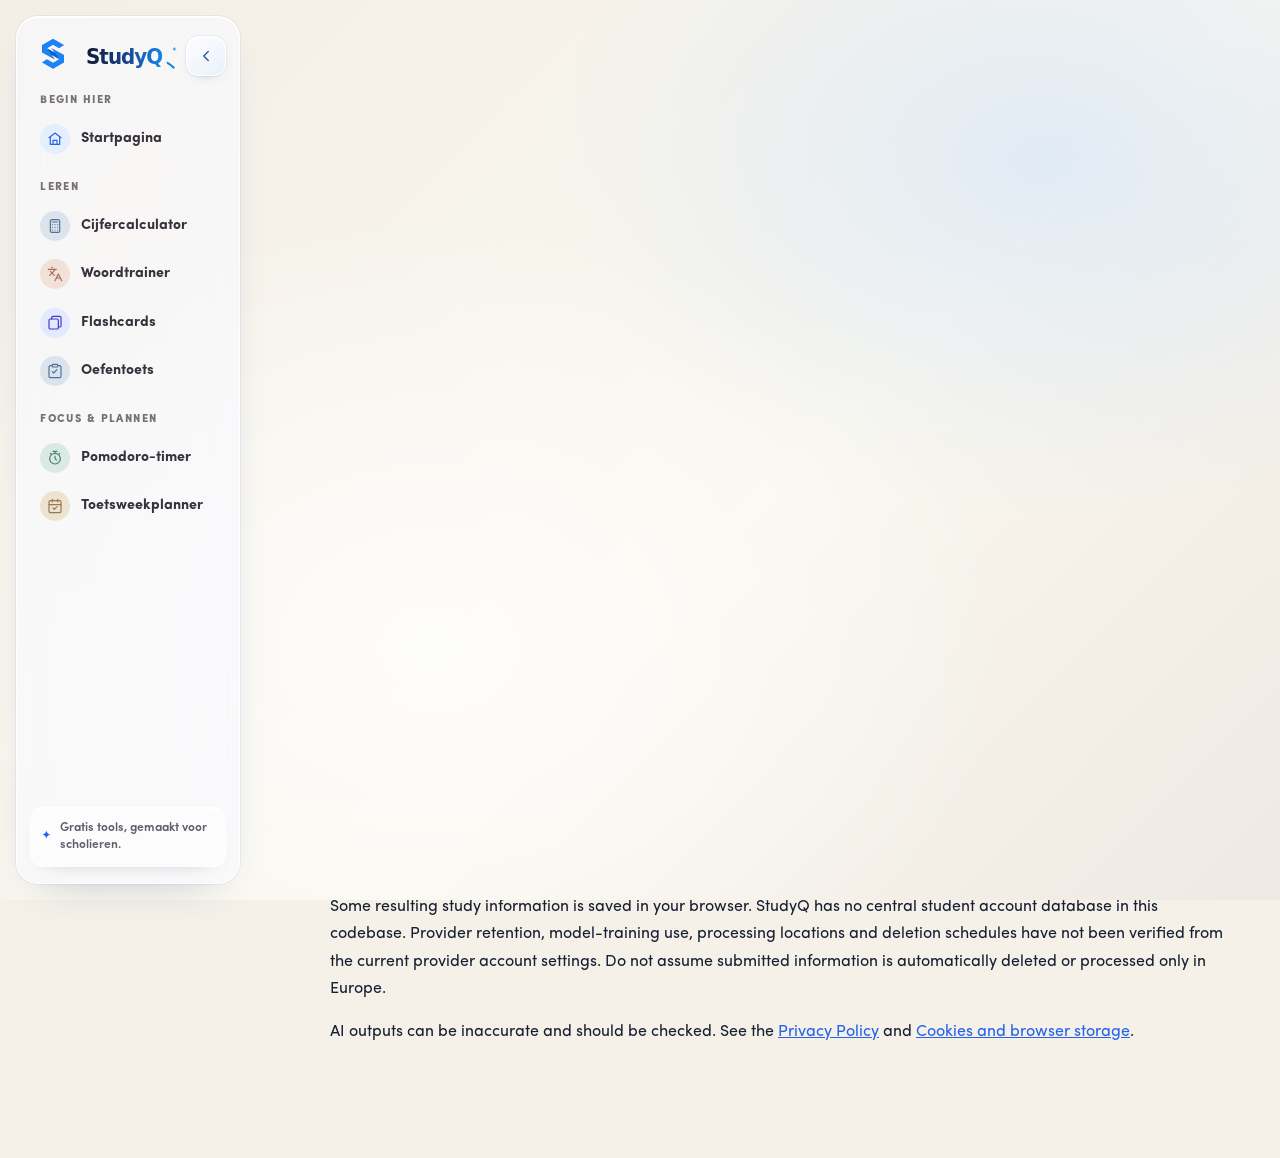
<file: ai/index.html>
<!doctype html><html lang="en"><head><meta charset="utf-8"><meta name="viewport" content="width=device-width,initial-scale=1"><title>AI transparency | StudyQ</title><link rel="stylesheet" href="../theme.css"><link rel="stylesheet" href="../site-navigation.css?v=14"><link rel="stylesheet" href="../site-ui-consistency.css?v=11"><style>main{max-width:900px;margin:2rem auto;padding:1rem 1.25rem 4rem;font-family:'Sofia Pro',system-ui,sans-serif;line-height:1.7;color:#172033}h1,h2{transition:color .2s ease}h2:hover{color:#2563eb}a{color:#2563eb}</style><script src="../js/site-navigation-state.js?v=8"></script><script src="../js/site-navigation.js?v=8" defer></script></head><body><main><p><a href="../">← StudyQ</a></p><h1>AI transparency</h1><p>StudyQ AI features are optional. Do not submit passwords, confidential school records, or sensitive information about yourself or others.</p><h2>Study planner</h2><p>The browser sends your prompt and selected study context through StudyQ's Vercel API proxy to Groq. The configured chat model is <code>openai/gpt-oss-120b</code>.</p><h2>Practice Test</h2><p>PDF text extraction and scanned-page OCR run in your browser. When you ask to generate a test, extracted text and test settings are sent to StudyQ's dedicated Vercel Practice Test endpoint, which calls Groq using <code>openai/gpt-oss-120b</code>. The PDF file and page images are not sent in that generation request.</p><h2>Voice dictation</h2><p>When you activate dictation, the browser records audio and sends the recording through StudyQ's proxy to Groq for transcription with <code>whisper-large-v3</code>. The code limits recordings to 120 seconds.</p><h2>Answer grading</h2><p>Open-answer questions, marking criteria and your answers are sent through StudyQ's proxy to OpenRouter. The proxy restricts the model to <code>liquid/lfm-3-1.7b:free</code>.</p><h2>Storage and provider practices</h2><p>Some resulting study information is saved in your browser. StudyQ has no central student account database in this codebase. Provider retention, model-training use, processing locations and deletion schedules have not been verified from the current provider account settings. Do not assume submitted information is automatically deleted or processed only in Europe.</p><p>AI outputs can be inaccurate and should be checked. See the <a href="../privacy/">Privacy Policy</a> and <a href="../cookies/">Cookies and browser storage</a>.</p></main></body></html>
</file>
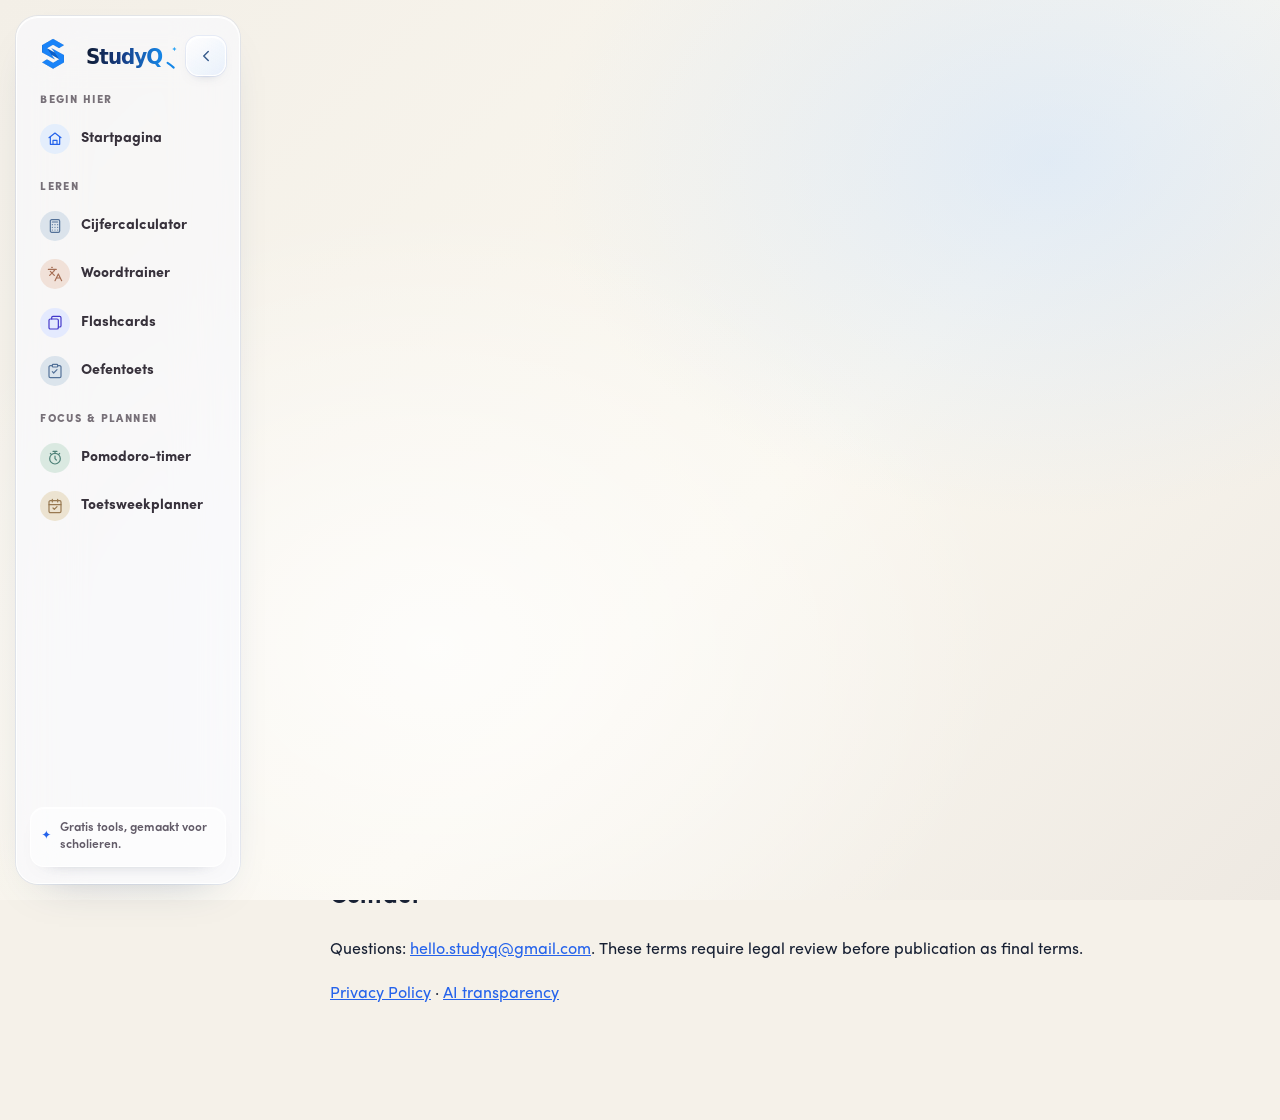
<file: terms/index.html>
<!doctype html><html lang="en"><head><meta charset="utf-8"><meta name="viewport" content="width=device-width,initial-scale=1"><title>Terms of Use | StudyQ</title><link rel="stylesheet" href="../theme.css"><link rel="stylesheet" href="../site-navigation.css?v=14"><link rel="stylesheet" href="../site-ui-consistency.css?v=11"><style>main{max-width:900px;margin:2rem auto;padding:1rem 1.25rem 4rem;font-family:'Sofia Pro',system-ui,sans-serif;line-height:1.7;color:#172033}h1,h2{transition:color .2s ease}h2:hover{color:#2563eb}a{color:#2563eb}</style><script src="../js/site-navigation-state.js?v=8"></script><script src="../js/site-navigation.js?v=8" defer></script></head><body><main><p><a href="../">← StudyQ</a></p><h1>Terms of Use</h1><p><strong>Draft for owner and legal review · Last reviewed:</strong> 15 November 2026</p><p>These draft terms describe basic use of StudyQ. The operator identity and enforceable terms should be confirmed before treating this page as a final agreement.</p><h2>Using StudyQ</h2><p>Use the tools lawfully and do not interfere with the service, attempt to access systems without authorization, or submit content you have no right to use. You are responsible for reviewing the information you enter and the outputs you rely on.</p><h2>AI outputs</h2><p>AI-generated plans, questions, transcriptions and grading may be incomplete or inaccurate. Review outputs against your course materials and teacher guidance. They are study aids, not professional advice or a replacement for your own judgment.</p><h2>Availability and third parties</h2><p>StudyQ is provided without a promise of uninterrupted availability. Some features depend on third-party services subject to their own terms and privacy practices. StudyQ may change or discontinue features.</p><h2>Content and responsibility</h2><p>You retain responsibility for content you submit and should avoid uploading or entering material you are not permitted to share. These draft terms do not limit rights or remedies that cannot lawfully be limited under applicable law.</p><h2>Contact</h2><p>Questions: <a href="mailto:hello.studyq@gmail.com">hello.studyq@gmail.com</a>. These terms require legal review before publication as final terms.</p><p><a href="../privacy/">Privacy Policy</a> · <a href="../ai/">AI transparency</a></p></main></body></html>
</file>
<file: theme.css>
/* ============================================================
   StudyQ — Unified theme
   Aggressive override layer. Loaded last on every tool page
   to force the homepage design language across the whole site.
   ============================================================ */

/* Local Sofia Pro font files */
@font-face {
  font-family: 'Sofia Pro';
  src: url('assets/fonts/sofia-pro/Sofia%20Pro%20Regular%20Az.otf') format('opentype');
  font-style: normal;
  font-weight: 400;
  font-display: swap;
}
@font-face {
  font-family: 'Sofia Pro';
  src: url('assets/fonts/sofia-pro/Sofia%20Pro%20Medium%20Az.otf') format('opentype');
  font-style: normal;
  font-weight: 500;
  font-display: swap;
}
@font-face {
  font-family: 'Sofia Pro';
  src: url('assets/fonts/sofia-pro/Sofia%20Pro%20Semi%20Bold%20Az.otf') format('opentype');
  font-style: normal;
  font-weight: 600;
  font-display: swap;
}
@font-face {
  font-family: 'Sofia Pro';
  src: url('assets/fonts/sofia-pro/Sofia%20Pro%20Bold%20Az.otf') format('opentype');
  font-style: normal;
  font-weight: 700;
  font-display: swap;
}
@font-face {
  font-family: 'Sofia Pro';
  src: url('assets/fonts/sofia-pro/Sofia%20Pro%20Black%20Az.otf') format('opentype');
  font-style: normal;
  font-weight: 900;
  font-display: swap;
}

/* ---------- 1. Kill all infinite animations globally ---------- */
@keyframes _StudyQ_disabled_ {
  from { opacity: 1; }
  to   { opacity: 1; }
}

/* Anything using `animation` gets flattened */
[style*="animation"] { animation: none !important; }
[class*="glow"]     { animation: none !important; text-shadow: none !important; box-shadow: inherit !important; }
[class*="Pulse"]    { animation: none !important; }
[class*="Breath"]   { animation: none !important; }
[class*="Float"]    { animation: none !important; }
[class*="Rise"]     { animation: none !important; }
[class*="Pop"]      { animation: none !important; }

/* ---------- 2. Base ---------- */
html, body {
  font-family: 'Sofia Pro', system-ui, -apple-system, 'Segoe UI', Roboto, sans-serif !important;
  background: #F5F8FE !important;
  background-image: none !important;
  color: #0F172A !important;
  -webkit-font-smoothing: antialiased;
  animation: none !important;
}

body::before { display: none !important; content: none !important; }

body.mode-focus, body.mode-break {
  background: #F5F8FE !important;
  background-image: none !important;
}

/* ---------- 3. Page container (all pages) ---------- */
.page,
.wrapper > .page,
body > .wrapper > .page {
  background: #FFFFFF !important;
  border: 1px solid #E2E8F0 !important;
  border-radius: 36px !important;
  box-shadow: 0 25px 50px -12px rgba(15, 23, 42, 0.12) !important;
  animation: none !important;
  padding: 3rem 3rem 2.5rem !important;
  margin-bottom: 2rem !important;
}

.page::before { display: none !important; content: none !important; }

.wrapper { max-width: 1240px !important; }

/* ---------- 4. Header (all pages) ---------- */
.top-bar {
  display: flex !important;
  align-items: center !important;
  justify-content: space-between !important;
  gap: 2rem !important;
  padding: 0 0 1.5rem !important;
  margin-bottom: 2.5rem !important;
  border-bottom: 1px solid #F1F5F9 !important;
  box-shadow: none !important;
  animation: none !important;
  flex-wrap: wrap !important;
}

.brand {
  display: inline-flex !important;
  align-items: center !important;
  gap: 0.75rem !important;
  font-weight: 800 !important;
  font-size: 1.35rem !important;
  letter-spacing: -0.03em !important;
  color: #0F172A !important;
  text-decoration: none !important;
  animation: none !important;
  text-shadow: none !important;
  transform: none !important;
}
.brand:hover { transform: none !important; }
.brand span { color: #2563EB !important; }

.brand-icon {
  width: 42px !important;
  height: 42px !important;
  background: #2563EB !important;
  color: #fff !important;
  border-radius: 12px !important;
  border: none !important;
  box-shadow: 0 4px 12px -2px rgba(37, 99, 235, 0.4) !important;
  display: inline-flex !important;
  align-items: center !important;
  justify-content: center !important;
  animation: none !important;
  transform: none !important;
}
.brand:hover .brand-icon { transform: none !important; }
.brand-icon svg { width: 22px !important; height: 22px !important; stroke-width: 2.2 !important; }

.header-actions {
  display: flex !important;
  align-items: center !important;
  gap: 0.75rem !important;
  flex-wrap: wrap !important;
  justify-content: flex-end !important;
}

/* ---------- 5. Back link ---------- */
.back-link {
  display: inline-flex !important;
  align-items: center !important;
  gap: 0.5rem !important;
  font-size: 0.9rem !important;
  font-weight: 600 !important;
  color: #334155 !important;
  text-decoration: none !important;
  padding: 0.55rem 1rem 0.55rem 0.85rem !important;
  border-radius: 999px !important;
  background: #FFFFFF !important;
  border: 1px solid #E2E8F0 !important;
  box-shadow: 0 1px 2px rgba(15, 23, 42, 0.04), 0 1px 3px rgba(15, 23, 42, 0.06) !important;
  transition: all 0.15s ease !important;
  animation: none !important;
}
.back-link:hover {
  background: #EFF6FF !important;
  border-color: #BFDBFE !important;
  color: #1D4ED8 !important;
  transform: translateY(-1px) !important;
  box-shadow: 0 4px 6px -1px rgba(15, 23, 42, 0.06) !important;
}
.back-link svg { width: 16px !important; height: 16px !important; stroke-width: 2.4 !important; }

/* ---------- 6. Language switcher ---------- */
.language-switcher {
  position: relative !important;
  display: inline-flex !important;
  align-items: center !important;
  gap: 0.5rem !important;
  background: #FFFFFF !important;
  border: 1px solid #E2E8F0 !important;
  border-radius: 999px !important;
  padding: 0.55rem 0.95rem 0.55rem 1.05rem !important;
  color: #334155 !important;
  cursor: pointer !important;
  font-weight: 600 !important;
  font-size: 0.9rem !important;
  box-shadow: 0 1px 2px rgba(15, 23, 42, 0.04) !important;
  animation: none !important;
  transition: all 0.15s ease !important;
  height: auto !important;
}
.language-switcher span {
  color: #334155 !important;
  font-size: 0.9rem !important;
  font-weight: 600 !important;
}
.language-switcher svg {
  width: 16px !important;
  height: 16px !important;
  stroke: currentColor !important;
  stroke-width: 2.2 !important;
  fill: none !important;
  color: #334155 !important;
}
.language-switcher .language-chevron,
.language-switcher .chevron { width: 14px !important; height: 14px !important; margin-left: -0.15rem !important; }
.language-switcher:hover,
.language-switcher:focus-within {
  border-color: #BFDBFE !important;
  background: #EFF6FF !important;
  color: #1D4ED8 !important;
  transform: none !important;
  box-shadow: 0 4px 6px -1px rgba(15, 23, 42, 0.06) !important;
}
.language-switcher:hover span,
.language-switcher:hover svg { color: #1D4ED8 !important; }

/* ---------- 7. Hero / page title ---------- */
body:has(> .page) .hero {
  margin-bottom: 2.5rem !important;
  text-align: center !important;
  animation: none !important;
}
.hero h1,
h1 {
  font-size: clamp(2rem, 4.5vw, 3rem) !important;
  font-weight: 900 !important;
  line-height: 1.1 !important;
  letter-spacing: -0.04em !important;
  color: #0F172A !important;
  text-shadow: none !important;
  animation: none !important;
  opacity: 1 !important;
  margin-bottom: 0.85rem !important;
  transition: none !important;
}
h1:hover { transform: none !important; }
h1 .highlight {
  color: #2563EB !important;
  background: none !important;
}
h1 .line2,
h1 .not-harder { color: #0F172A !important; }

.hero-desc,
p.hero-desc,
.hero-subtitle {
  font-size: 1.05rem !important;
  color: #64748B !important;
  font-weight: 400 !important;
  line-height: 1.65 !important;
  text-shadow: none !important;
  animation: none !important;
  max-width: 640px !important;
  margin: 0 auto !important;
  border-left: none !important;
  padding-left: 0 !important;
  box-shadow: none !important;
}

/* Homepage hero keeps its original large, left-aligned layout. */
body:has(.hero-inner) .hero { text-align: left !important; margin-bottom: 0 !important; }
body:has(.hero-inner) .hero h1 {
  font-size: clamp(3rem, 5.5vw, 4.6rem) !important;
  line-height: 1.08 !important;
}
body:has(.hero-inner) .hero-subtitle {
  font-size: clamp(1.1rem, 1.5vw, 1.35rem) !important;
  max-width: 680px !important;
  margin: 0 !important;
}
body:has(.hero-inner) .hero-cta { font-size: 1.1rem !important; }
@media (max-width: 720px) {
  body:has(.hero-inner) .hero h1 { font-size: clamp(2.5rem, 9vw, 3.2rem) !important; }
}

/* ---------- 8. Badge ---------- */
.badge {
  display: inline-flex !important;
  align-items: center !important;
  gap: 0.45rem !important;
  background: #EFF6FF !important;
  color: #1D4ED8 !important;
  font-weight: 600 !important;
  font-size: 0.8rem !important;
  padding: 0.4rem 0.95rem !important;
  border-radius: 999px !important;
  margin-bottom: 1.25rem !important;
  letter-spacing: 0 !important;
  border: 1px solid #DBEAFE !important;
  box-shadow: none !important;
  animation: none !important;
  transform: none !important;
}
.badge:hover { transform: none !important; }
.badge svg { width: 14px !important; height: 14px !important; stroke-width: 2.4 !important; }

/* ---------- 9. Buttons (universal) ---------- */
.btn,
button.btn,
a.btn,
.btn-primary,
.btn-secondary,
.btn-add,
.btn-clear,
.btn-calculate,
.btn-continue,
.btn-practice-mode,
.btn-vision,
.btn-plan-start,
.btn-fill-marker,
.btn-edit,
.btn-danger-ghost,
.btn-danger-reset,
.btn-skip,
.btn-long-break,
.preset-btn,
.tab-btn,
.modal-tab,
.ai-tab,
.session-preset,
.confidence-btn,
.prompt-viewer-tab,
.prompt-viewer-toggle,
.prompt-viewer-copy,
.advanced-toggle,
.study-segmented button,
.segmented button,
.quick-add-diff button,
.quick-add-btn,
.ocr-add-row,
.ocr-remove-row,
.remove-btn {
  font-family: inherit !important;
  font-weight: 700 !important;
  letter-spacing: -0.01em !important;
  transition: all 0.15s ease !important;
  animation: none !important;
  text-shadow: none !important;
}

.btn-primary,
.btn-calculate,
.btn-plan-start,
.btn-practice-mode,
.btn-vision,
.btn-add {
  background: #2563EB !important;
  color: #FFFFFF !important;
  border: 1px solid #2563EB !important;
  border-radius: 999px !important;
  box-shadow: 0 4px 12px -2px rgba(37, 99, 235, 0.4) !important;
  padding: 0.8rem 1.5rem !important;
  font-size: 0.95rem !important;
}
.btn-primary:hover,
.btn-calculate:hover,
.btn-plan-start:hover,
.btn-practice-mode:hover,
.btn-vision:hover,
.btn-add:hover {
  background: #1D4ED8 !important;
  border-color: #1D4ED8 !important;
  transform: translateY(-1px) !important;
  box-shadow: 0 8px 20px -4px rgba(37, 99, 235, 0.5) !important;
}
.btn-primary svg,
.btn-calculate svg,
.btn-plan-start svg,
.btn-practice-mode svg,
.btn-vision svg,
.btn-add svg { stroke: currentColor !important; }

.btn-secondary,
.btn-clear,
.btn-skip,
.btn-edit,
.btn-danger-ghost {
  background: #FFFFFF !important;
  color: #334155 !important;
  border: 1px solid #E2E8F0 !important;
  border-radius: 999px !important;
  box-shadow: 0 1px 2px rgba(15, 23, 42, 0.04) !important;
  padding: 0.8rem 1.5rem !important;
  font-size: 0.95rem !important;
}
.btn-secondary:hover,
.btn-clear:hover,
.btn-edit:hover,
.btn-danger-ghost:hover {
  background: #EFF6FF !important;
  color: #1D4ED8 !important;
  border-color: #BFDBFE !important;
  transform: translateY(-1px) !important;
  box-shadow: 0 4px 6px -1px rgba(15, 23, 42, 0.06) !important;
}
.btn-skip {
  background: #FFFBEB !important;
  color: #B45309 !important;
  border-color: #FDE68A !important;
}
.btn-skip:hover { background: #FEF3C7 !important; color: #92400E !important; border-color: #FCD34D !important; }

.btn-danger-reset,
.btn-clear.btn-danger-reset {
  background: #FFF1F2 !important;
  color: #BE123C !important;
  border-color: #FECDD3 !important;
}
.btn-danger-reset:hover {
  background: #FFE4E6 !important;
  border-color: #FDA4AF !important;
  color: #9F1239 !important;
}

.btn-ghost,
.btn-danger-ghost {
  background: transparent !important;
  color: #64748B !important;
  border: 1px solid #E2E8F0 !important;
  border-radius: 999px !important;
  padding: 0.5rem 1rem !important;
  font-size: 0.82rem !important;
  box-shadow: none !important;
}
.btn-ghost:hover,
.btn-danger-ghost:hover {
  background: #F8FAFC !important;
  color: #334155 !important;
  border-color: #CBD5E1 !important;
  transform: none !important;
}

.btn-long-break {
  background: #FFFFFF !important;
  color: #334155 !important;
  border: 1px solid #E2E8F0 !important;
  border-radius: 999px !important;
  padding: 0.95rem 1.5rem !important;
  box-shadow: 0 1px 2px rgba(15, 23, 42, 0.04) !important;
}
.btn-long-break:hover {
  background: #EFF6FF !important;
  color: #1D4ED8 !important;
  border-color: #BFDBFE !important;
  transform: translateY(-1px) !important;
}

.btn-fill-marker {
  background: #FFFBEB !important;
  color: #B45309 !important;
  border: 1px solid #FDE68A !important;
  border-radius: 999px !important;
  padding: 0.45rem 0.9rem !important;
  font-size: 0.8rem !important;
  box-shadow: none !important;
}
.btn-fill-marker:hover {
  background: #FEF3C7 !important;
  border-color: #FCD34D !important;
  transform: translateY(-1px) !important;
}

.remove-btn,
.ocr-remove-row {
  width: 36px !important;
  height: 36px !important;
  border-radius: 10px !important;
  background: #FFF1F2 !important;
  border: 1px solid #FECDD3 !important;
  color: #BE123C !important;
  box-shadow: none !important;
  animation: none !important;
}
.remove-btn:hover,
.ocr-remove-row:hover {
  background: #FFE4E6 !important;
  border-color: #FDA4AF !important;
  transform: none !important;
  box-shadow: none !important;
}

.preset-btn {
  background: #FFFFFF !important;
  color: #475569 !important;
  border: 1px solid #E2E8F0 !important;
  border-radius: 999px !important;
  padding: 0.6rem 1.15rem !important;
  font-size: 0.9rem !important;
  box-shadow: 0 1px 2px rgba(15, 23, 42, 0.04) !important;
}
.preset-btn:hover {
  background: #EFF6FF !important;
  color: #1D4ED8 !important;
  border-color: #BFDBFE !important;
  transform: none !important;
  box-shadow: 0 4px 6px -1px rgba(15, 23, 42, 0.06) !important;
}
.preset-btn.active {
  background: #2563EB !important;
  color: #FFFFFF !important;
  border-color: #2563EB !important;
  box-shadow: 0 4px 12px -2px rgba(37, 99, 235, 0.4) !important;
}

.tabs,
.ai-tabs,
.modal-tabs,
.prompt-viewer-tabs {
  background: #F8FAFC !important;
  border: 1px solid #E2E8F0 !important;
  border-radius: 999px !important;
  padding: 0.35rem !important;
  gap: 0.25rem !important;
  box-shadow: none !important;
  display: inline-flex !important;
  width: 100% !important;
}

.tab-btn,
.ai-tab,
.modal-tab,
.prompt-viewer-tab {
  background: transparent !important;
  color: #64748B !important;
  border: none !important;
  border-radius: 999px !important;
  font-weight: 600 !important;
  font-size: 0.9rem !important;
  padding: 0.65rem 1rem !important;
  box-shadow: none !important;
  flex: 1 !important;
}
.tab-btn:hover,
.ai-tab:hover,
.modal-tab:hover,
.prompt-viewer-tab:hover {
  color: #1D4ED8 !important;
  background: transparent !important;
  transform: none !important;
}
.tab-btn.active,
.ai-tab.active,
.modal-tab.active,
.prompt-viewer-tab.active {
  background: #2563EB !important;
  color: #FFFFFF !important;
  box-shadow: 0 2px 8px -2px rgba(37, 99, 235, 0.4) !important;
}

.segmented,
.study-segmented,
.ai-toggle,
.quick-add-diff {
  background: #F8FAFC !important;
  border: 1px solid #E2E8F0 !important;
  border-radius: 999px !important;
  padding: 0.3rem !important;
  display: inline-flex !important;
  gap: 0.2rem !important;
  box-shadow: none !important;
}
.segmented button,
.study-segmented button,
.ai-toggle button,
.quick-add-diff button {
  background: transparent !important;
  color: #64748B !important;
  border: none !important;
  border-radius: 999px !important;
  font-weight: 600 !important;
  font-size: 0.85rem !important;
  padding: 0.5rem 0.9rem !important;
  box-shadow: none !important;
}
.segmented button:hover,
.study-segmented button:hover,
.ai-toggle button:hover,
.quick-add-diff button:hover {
  color: #1D4ED8 !important;
  transform: none !important;
}
.segmented button.active,
.study-segmented button.active,
.ai-toggle button.active,
.quick-add-diff button.active {
  background: #2563EB !important;
  color: #FFFFFF !important;
  box-shadow: 0 2px 8px -2px rgba(37, 99, 235, 0.4) !important;
}

/* ---------- 10. Inputs ---------- */
input,
textarea,
select,
.field-input,
.fill-input,
.fill-select,
.custom-field input,
.quick-add-input,
.setup-textarea,
.answer-input,
.shared-weight-input,
.ocr-input,
.ai-composer textarea {
  font-family: inherit !important;
  background: #FFFFFF !important;
  color: #0F172A !important;
  border: 1px solid #E2E8F0 !important;
  border-radius: 12px !important;
  box-shadow: none !important;
  font-weight: 500 !important;
  transition: border-color 0.15s ease, box-shadow 0.15s ease !important;
  animation: none !important;
}
input:focus,
textarea:focus,
select:focus,
.field-input:focus,
.fill-input:focus,
.fill-select:focus,
.custom-field input:focus,
.quick-add-input:focus,
.setup-textarea:focus,
.answer-input:focus,
.shared-weight-input:focus,
.ocr-input:focus,
.ai-composer textarea:focus {
  border-color: #93C5FD !important;
  box-shadow: 0 0 0 3px rgba(59, 130, 246, 0.15) !important;
  outline: none !important;
}

.field-label,
.fill-label,
.custom-field label,
.quick-add-label,
.setup-label {
  color: #64748B !important;
  font-weight: 600 !important;
  font-size: 0.72rem !important;
  letter-spacing: 0.06em !important;
  text-transform: uppercase !important;
}

/* ---------- 11. Cards (generic) ---------- */
.plan-card,
.study-card,
.done-card,
.timer-card,
.setup-card,
.explanation,
.progress-header,
.quick-add-card,
.test-card,
.result-card,
.ocr-preview,
.ocr-zone,
.example-card,
.reco-block,
.session-content,
.modal,
.ai-chat-shell,
.ai-timetable-content,
.prompt-viewer,
.timer-options,
.custom-panel,
.equal-weight-toggle,
.grade-row,
.plan-detail,
.comparison-card,
.example-box,
.import-preview,
.confidence-grid,
.session-options,
.drop-zone {
  background: #FFFFFF !important;
  border: 1px solid #E2E8F0 !important;
  border-radius: 20px !important;
  box-shadow: 0 4px 6px -1px rgba(15, 23, 42, 0.06), 0 2px 4px -1px rgba(15, 23, 42, 0.04) !important;
  animation: none !important;
  transition: border-color 0.15s ease, box-shadow 0.15s ease !important;
}

.test-card:hover,
.tool-card:hover,
.example-card:hover,
.comparison-card:hover,
.plan-detail:hover,
.quick-add-item:hover {
  transform: translateY(-2px) !important;
  border-color: #CBD5E1 !important;
  box-shadow: 0 10px 25px -5px rgba(15, 23, 42, 0.08) !important;
}

.test-card { border-left: 1px solid #E2E8F0 !important; }
.test-card.urgency-far { border-left-color: #E2E8F0 !important; }
.test-card.urgency-soon { border-left-color: #FDE68A !important; }
.test-card.urgency-close { border-left-color: #FDBA74 !important; }
.test-card.urgency-imminent { border-left-color: #FDA4AF !important; }

/* ---------- 12. Gradients → flat surfaces ---------- */
.timer-card,
.study-card,
.done-card,
.result-card,
.test-card,
.plan-card,
.quick-add-card,
.ai-chat-shell,
.ai-timetable-panel,
.session-content,
.reco-block,
.ocr-zone,
.drop-zone,
.progress-header,
.example-card,
.comparison-card,
.import-preview {
  background: #FFFFFF !important;
  background-image: none !important;
}
body.mode-break .timer-card,
body.mode-focus .timer-card,
body.mode-break .page,
body.mode-focus .page {
  background: #FFFFFF !important;
  background-image: none !important;
}

/* ---------- 13. Mode label (Pomodoro) ---------- */
.mode-label {
  background: #EFF6FF !important;
  color: #1D4ED8 !important;
  border: 1px solid #DBEAFE !important;
  border-radius: 999px !important;
  font-weight: 700 !important;
  box-shadow: none !important;
  animation: none !important;
}
body.mode-break .mode-label {
  background: #ECFDF5 !important;
  color: #047857 !important;
  border-color: #A7F3D0 !important;
}

.timer-display {
  color: #2563EB !important;
  text-shadow: none !important;
  animation: none !important;
}
body.mode-break .timer-display { color: #047857 !important; }

body.mode-break .btn-primary {
  background: #059669 !important;
  border-color: #059669 !important;
  box-shadow: 0 4px 12px -2px rgba(5, 150, 105, 0.4) !important;
}
body.mode-break .btn-primary:hover { background: #047857 !important; border-color: #047857 !important; }

/* ---------- 14. Timer card icon button ---------- */
.timer-card-fullscreen,
.session-fullscreen-btn {
  background: #FFFFFF !important;
  border: 1px solid #E2E8F0 !important;
  color: #64748B !important;
  border-radius: 50% !important;
  box-shadow: 0 1px 3px rgba(15, 23, 42, 0.06) !important;
}
.timer-card-fullscreen:hover,
.session-fullscreen-btn:hover {
  background: #EFF6FF !important;
  color: #1D4ED8 !important;
  border-color: #BFDBFE !important;
  transform: scale(1.06) !important;
}

/* ---------- 15. Session overlay (planner study session) ---------- */
.session-overlay {
  background: #F5F8FE !important;
  background-image: none !important;
}
.session-overlay.session-break {
  background: #ECFDF5 !important;
  background-image: none !important;
}
.session-phase {
  background: #EFF6FF !important;
  color: #1D4ED8 !important;
  border: 1px solid #DBEAFE !important;
  border-radius: 999px !important;
  box-shadow: none !important;
  animation: none !important;
}
.session-overlay.session-break .session-phase {
  background: #ECFDF5 !important;
  color: #047857 !important;
  border-color: #A7F3D0 !important;
}
.session-timer {
  color: #2563EB !important;
  text-shadow: none !important;
  animation: none !important;
}
.session-overlay.session-break .session-timer { color: #047857 !important; text-shadow: none !important; }

/* ---------- 16. Fullscreen overlay (Pomodoro) ---------- */
.fullscreen-overlay,
.fullscreen-overlay.fs-focus { background: #F5F8FE !important; background-image: none !important; }
.fullscreen-overlay.fs-break { background: #ECFDF5 !important; background-image: none !important; }
.fullscreen-timer {
  color: #2563EB !important;
  text-shadow: none !important;
}
.fullscreen-overlay.fs-break .fullscreen-timer { color: #047857 !important; text-shadow: none !important; }
.fullscreen-mode-label {
  background: #EFF6FF !important;
  color: #1D4ED8 !important;
  border: 1px solid #DBEAFE !important;
  box-shadow: none !important;
}
.fullscreen-overlay.fs-break .fullscreen-mode-label {
  background: #ECFDF5 !important;
  color: #047857 !important;
  border-color: #A7F3D0 !important;
}
.fullscreen-exit {
  background: #FFFFFF !important;
  border: 1px solid #E2E8F0 !important;
  color: #64748B !important;
  box-shadow: 0 1px 3px rgba(15, 23, 42, 0.06) !important;
}
.fullscreen-exit:hover {
  background: #EFF6FF !important;
  color: #1D4ED8 !important;
  border-color: #BFDBFE !important;
  transform: scale(1.06) rotate(0deg) !important;
}

/* ---------- 17. Planner: quick-add widget ---------- */
.quick-add-card {
  padding: 1.5rem 1.6rem 1.35rem !important;
  border-radius: 20px !important;
}
.quick-add-title {
  color: #0F172A !important;
  font-weight: 700 !important;
}
.quick-add-title svg { color: #2563EB !important; }
.quick-add-hint { color: #94A3B8 !important; }

.quick-add-item {
  background: #FFFFFF !important;
  border: 1px solid #E2E8F0 !important;
  border-radius: 999px !important;
  box-shadow: 0 1px 2px rgba(15, 23, 42, 0.04) !important;
  animation: none !important;
}
.quick-add-item-diff.diff-low { background: #059669 !important; }
.quick-add-item-diff.diff-mid { background: #2563EB !important; }
.quick-add-item-diff.diff-high { background: #DC2626 !important; }

/* ============================================================
   BRAND LOGO — container stripped, image is the animated element
   ============================================================ */
.brand-mark,
.brand-icon {
  width: 56px !important;
  height: 56px !important;
  background: transparent !important;
  border: none !important;
  border-radius: 0 !important;
  box-shadow: none !important;
  overflow: visible !important;
  flex-shrink: 0;
  transform: none !important;
  transition: none !important;
  animation: none !important;
}
.brand-mark img,
.brand-icon img {
  display: block;
  width: 100%;
  height: 100%;
  object-fit: contain;
  object-position: center;
  pointer-events: none;
  user-select: none;
  transform: scale(2);
  transform-origin: center center;
  transition:
    transform 0.45s cubic-bezier(0.16, 1, 0.3, 1),
    filter 0.45s cubic-bezier(0.16, 1, 0.3, 1);
  will-change: transform;
  backface-visibility: hidden;
}

.brand:hover .brand-mark img,
.brand:hover .brand-icon img {
  transform: scale(2.15) rotate(-6deg);
  filter: drop-shadow(0 6px 14px rgba(37, 99, 235, 0.35));
}

.brand:active .brand-mark img,
.brand:active .brand-icon img {
  transform: scale(2.08) rotate(-3deg);
  transition-duration: 0.16s;
}

/* Tablet */
@media (max-width: 900px) {
  .brand-mark,
  .brand-icon {
    width: 50px !important;
    height: 50px !important;
  }
}

/* Phone */
@media (max-width: 560px) {
  .brand-mark,
  .brand-icon {
    width: 44px !important;
    height: 44px !important;
  }
}

/* ---------- 18. Planner: live prompt viewer ---------- */
.prompt-viewer {
  background: #0F172A !important;
  border: 1px solid #1E293B !important;
  border-radius: 20px !important;
  box-shadow: 0 10px 25px -5px rgba(15, 23, 42, 0.15) !important;
}
.prompt-viewer-header {
  background: #1E293B !important;
  border-bottom: 1px solid #334155 !important;
}
.prompt-viewer-title { color: #CBD5E1 !important; }
.prompt-viewer-title svg { color: #60A5FA !important; }
.prompt-viewer-status {
  background: rgba(37, 99, 235, 0.2) !important;
  border: 1px solid rgba(96, 165, 250, 0.4) !important;
  color: #93C5FD !important;
}
.prompt-viewer-toggle {
  background: rgba(37, 99, 235, 0.15) !important;
  border: 1px solid rgba(96, 165, 250, 0.4) !important;
  color: #93C5FD !important;
  border-radius: 999px !important;
}
.prompt-viewer-toggle:hover {
  background: rgba(37, 99, 235, 0.3) !important;
  color: #FFFFFF !important;
  transform: none !important;
}
.prompt-viewer-body { background: #0F172A !important; }
.prompt-viewer-tabs {
  background: rgba(30, 41, 59, 0.8) !important;
  border-color: #334155 !important;
}
.prompt-viewer-tab { color: #94A3B8 !important; }
.prompt-viewer-tab.active { background: #2563EB !important; color: #FFFFFF !important; }
.prompt-viewer-pre {
  background: #020617 !important;
  border: 1px solid #1E293B !important;
  color: #CBD5E1 !important;
  border-radius: 12px !important;
}
.prompt-viewer-copy {
  background: rgba(37, 99, 235, 0.15) !important;
  border: 1px solid rgba(96, 165, 250, 0.4) !important;
  color: #93C5FD !important;
  border-radius: 999px !important;
}
.prompt-viewer-copy:hover {
  background: rgba(37, 99, 235, 0.3) !important;
  color: #FFFFFF !important;
}
.prompt-viewer-meta { color: #64748B !important; }

/* ---------- 19. Planner: AI chat feed ---------- */
.ai-chat-shell {
  background: #F8FAFC !important;
  border: 1px solid #E2E8F0 !important;
  border-radius: 20px !important;
}
.ai-settings {
  background: #FFFFFF !important;
  border-bottom: 1px solid #E2E8F0 !important;
}
.ai-setting-item { color: #64748B !important; font-weight: 600 !important; }
.ai-setting-item svg { color: #2563EB !important; }

.ai-avatar {
  background: #FFFFFF !important;
  border: 1px solid #E2E8F0 !important;
  color: #2563EB !important;
  border-radius: 10px !important;
  box-shadow: none !important;
}
.ai-msg-user .ai-avatar {
  background: #2563EB !important;
  color: #FFFFFF !important;
  border-color: #2563EB !important;
  box-shadow: none !important;
}

.ai-bubble {
  background: #FFFFFF !important;
  border: 1px solid #E2E8F0 !important;
  border-radius: 16px !important;
  color: #334155 !important;
  box-shadow: none !important;
}
.ai-msg-user .ai-bubble {
  background: #2563EB !important;
  border-color: #2563EB !important;
  color: #FFFFFF !important;
  box-shadow: none !important;
}

.ai-content h1, .ai-content h2, .ai-content h3, .ai-content h4 { color: #0F172A !important; }
.ai-content strong, .ai-content b { color: #0F172A !important; }
.ai-content code { background: #EFF6FF !important; color: #1D4ED8 !important; }

.ai-content table { font-size: 0.88rem !important; }
.ai-content thead th {
  background: #F8FAFC !important;
  color: #475569 !important;
  border-bottom: 1px solid #E2E8F0 !important;
  font-weight: 700 !important;
}
.ai-content tbody td { border-bottom: 1px solid #F1F5F9 !important; color: #334155 !important; }
.ai-content tbody tr:nth-child(even) { background: #FAFBFF !important; }
.ai-content tbody tr:hover { background: #EFF6FF !important; }
.ai-content tbody td:first-child { color: #0F172A !important; }

.ai-composer {
  background: #FFFFFF !important;
  border-top: 1px solid #E2E8F0 !important;
}
.ai-send-btn {
  background: #2563EB !important;
  border: 1px solid #2563EB !important;
  color: #FFFFFF !important;
  box-shadow: 0 4px 12px -2px rgba(37, 99, 235, 0.4) !important;
  border-radius: 50% !important;
}
.ai-send-btn:hover:not(:disabled) {
  background: #1D4ED8 !important;
  transform: none !important;
}
.ai-send-btn:disabled { opacity: 0.4 !important; }

.ai-bridge {
  background: #EFF6FF !important;
  border-bottom: 1px solid #DBEAFE !important;
}
.ai-bridge-icon {
  background: #FFFFFF !important;
  color: #2563EB !important;
  border: 1px solid #DBEAFE !important;
  box-shadow: none !important;
}
.ai-bridge-label { color: #94A3B8 !important; }
.ai-bridge-value { color: #0F172A !important; }

.ai-completed {
  background: #ECFDF5 !important;
  border-bottom: 1px solid #A7F3D0 !important;
}
.ai-completed-info { color: #047857 !important; }
.ai-completed-clear {
  background: #FFFFFF !important;
  color: #047857 !important;
  border: 1px solid #A7F3D0 !important;
  border-radius: 999px !important;
}

/* ---------- 20. Planner: test cards, plan card ---------- */
.test-subject-text,
.test-subject { color: #0F172A !important; font-weight: 700 !important; }

.test-meta-item {
  background: #F8FAFC !important;
  border: 1px solid #E2E8F0 !important;
  border-radius: 999px !important;
  color: #475569 !important;
  box-shadow: none !important;
}
.test-meta-item:hover { transform: none !important; border-color: #CBD5E1 !important; }
.test-meta-item strong { color: #0F172A !important; }
.test-meta-item svg { color: #94A3B8 !important; }
.test-meta-item.muted {
  background: #FFFBEB !important;
  border-color: #FDE68A !important;
  color: #B45309 !important;
}
.test-meta-item.muted strong { color: #B45309 !important; }

.test-countdown { color: #0F172A !important; font-weight: 800 !important; }
.test-countdown.urgent { color: #DC2626 !important; }
.test-countdown.soon { color: #B45309 !important; }
.test-when { color: #94A3B8 !important; }

.plan-subject { color: #0F172A !important; animation: none !important; }
.plan-duration {
  background: #EFF6FF !important;
  color: #1D4ED8 !important;
  border: 1px solid #DBEAFE !important;
  border-radius: 999px !important;
}
.plan-detail-label { color: #94A3B8 !important; }
.plan-detail-value { color: #0F172A !important; }
.plan-detail-value.urgent { color: #DC2626 !important; }
.plan-detail-value.soon { color: #B45309 !important; }

.plan-reason {
  border-left: 3px solid #DBEAFE !important;
  color: #475569 !important;
}
.plan-reason strong { color: #2563EB !important; }

.reco-block {
  background: #F8FAFC !important;
  border: 1px solid #E2E8F0 !important;
}
.reco-block.reco-stop {
  background: #ECFDF5 !important;
  border-color: #A7F3D0 !important;
  animation: none !important;
}
.reco-block.reco-continue {
  background: #FFFBEB !important;
  border-color: #FDE68A !important;
  animation: none !important;
}
.reco-block.reco-urgent {
  background: #FFF1F2 !important;
  border-color: #FECDD3 !important;
  animation: none !important;
}
.reco-icon {
  background: #FFFFFF !important;
  border: 1px solid #E2E8F0 !important;
  color: #2563EB !important;
  border-radius: 12px !important;
  box-shadow: none !important;
}
.reco-badge {
  border-radius: 999px !important;
  font-weight: 700 !important;
}
.reco-block.reco-stop .reco-badge { background: #FFFFFF !important; color: #047857 !important; border-color: #A7F3D0 !important; }
.reco-block.reco-continue .reco-badge { background: #FFFFFF !important; color: #B45309 !important; border-color: #FDE68A !important; }
.reco-block.reco-urgent .reco-badge { background: #FFFFFF !important; color: #BE123C !important; border-color: #FECDD3 !important; }

/* ---------- 21. Calculator specifics ---------- */
.result-card {
  background: #F8FAFC !important;
  border: 1px solid #E2E8F0 !important;
  border-radius: 20px !important;
}
.result-label { color: #64748B !important; }
.result-value {
  color: #2563EB !important;
  animation: none !important;
  text-shadow: none !important;
}
.result-meta { border-top: 1px solid #E2E8F0 !important; }
.meta-item { color: #64748B !important; }
.meta-item strong { color: #0F172A !important; }

.explanation { padding: 2.5rem 3rem !important; }
.explanation h2, .explanation h3 { color: #0F172A !important; }
.explanation h3 { color: #2563EB !important; }
.explanation p { color: #475569 !important; }
.example-box {
  background: #F8FAFC !important;
  border: 1px solid #E2E8F0 !important;
  border-radius: 16px !important;
}
.example-box .formula { color: #1D4ED8 !important; }

.equal-weight-toggle {
  background: #F8FAFC !important;
  border: 1px solid #E2E8F0 !important;
  border-radius: 16px !important;
}
.toggle-switch {
  background: #CBD5E1 !important;
  border-radius: 999px !important;
  box-shadow: none !important;
}
.equal-weight-toggle input[type="checkbox"]:checked ~ .toggle-switch {
  background: #2563EB !important;
  box-shadow: none !important;
}

/* ---------- 22. Vocab specifics ---------- */
.progress-header { padding: 1.35rem 1.5rem !important; border-radius: 20px !important; }
.progress-title-icon {
  background: #2563EB !important;
  color: #FFFFFF !important;
  border-radius: 10px !important;
  box-shadow: none !important;
}
.progress-counter {
  background: #FFFFFF !important;
  border: 1px solid #E2E8F0 !important;
  border-radius: 999px !important;
  color: #475569 !important;
  box-shadow: none !important;
}
.progress-counter strong { color: #2563EB !important; }
.progress-bar { background: #F1F5F9 !important; border-radius: 999px !important; box-shadow: none !important; }

.progress-segment.seg-unlearned { background: #CBD5E1 !important; }
.progress-segment.seg-learning  { background: #FBBF24 !important; }
.progress-segment.seg-mastered  { background: #10B981 !important; }

.setup-card { padding: 2rem 1.75rem !important; border-radius: 20px !important; }
.setup-card h2 { color: #0F172A !important; }
.setup-card h2 svg { color: #2563EB !important; }

.example-card {
  background: #EFF6FF !important;
  border: 1px solid #DBEAFE !important;
  border-radius: 16px !important;
  box-shadow: none !important;
}
.example-card:hover {
  background: #DBEAFE !important;
  border-color: #93C5FD !important;
  transform: translateY(-1px) !important;
  box-shadow: 0 4px 12px -2px rgba(37, 99, 235, 0.15) !important;
}
.example-card-icon {
  background: #FFFFFF !important;
  color: #2563EB !important;
  border: 1px solid #BFDBFE !important;
  box-shadow: none !important;
}
.example-card-title { color: #1D4ED8 !important; }
.example-card-sub { color: #64748B !important; }

.word-prompt { color: #0F172A !important; animation: none !important; }
.word-sub { color: #64748B !important; }
.practice-answer {
  background: #EFF6FF !important;
  border: 1px dashed #93C5FD !important;
  border-radius: 12px !important;
  color: #1D4ED8 !important;
}
.practice-answer strong { color: #0F172A !important; }

.answer-input.correct { border-color: #10B981 !important; box-shadow: 0 0 0 3px rgba(16, 185, 129, 0.15) !important; }
.answer-input.incorrect { border-color: #DC2626 !important; box-shadow: 0 0 0 3px rgba(220, 38, 38, 0.15) !important; }

.round-chip {
  border-radius: 999px !important;
  font-weight: 700 !important;
  box-shadow: none !important;
}
.round-chip.practice { background: #EFF6FF !important; color: #1D4ED8 !important; border-color: #DBEAFE !important; }
.round-chip.test { background: #FFFBEB !important; color: #B45309 !important; border-color: #FDE68A !important; }
.round-chip.mastered { background: #ECFDF5 !important; color: #047857 !important; border-color: #A7F3D0 !important; }
.round-chip.freeplay { background: #F5F3FF !important; color: #6D28D9 !important; border-color: #DDD6FE !important; }

.batch-chip {
  background: #F8FAFC !important;
  border: 1px solid #E2E8F0 !important;
  border-radius: 999px !important;
  color: #475569 !important;
  box-shadow: none !important;
}
.batch-chip svg { color: #2563EB !important; }
.batch-chip strong { color: #0F172A !important; }

.feedback-strip.ok   { background: #ECFDF5 !important; color: #047857 !important; border-color: #A7F3D0 !important; box-shadow: none !important; }
.feedback-strip.warn { background: #FFFBEB !important; color: #B45309 !important; border-color: #FDE68A !important; box-shadow: none !important; }
.feedback-strip.bad  { background: #FFF1F2 !important; color: #BE123C !important; border-color: #FECDD3 !important; box-shadow: none !important; }

.done-card {
  background: #ECFDF5 !important;
  border-color: #A7F3D0 !important;
  box-shadow: 0 4px 6px -1px rgba(15, 23, 42, 0.06) !important;
}
.done-icon {
  background: #FFFFFF !important;
  color: #047857 !important;
  border: 1px solid #A7F3D0 !important;
  box-shadow: none !important;
  animation: none !important;
}
.done-stat {
  background: #FFFFFF !important;
  border: 1px solid #E2E8F0 !important;
  box-shadow: none !important;
}
.done-stat-value { color: #2563EB !important; }
.done-stat-value.good { color: #047857 !important; }

/* ---------- 23. Privacy note ---------- */
.privacy-note {
  background: #F8FAFC !important;
  border: 1px solid #E2E8F0 !important;
  border-radius: 999px !important;
  color: #64748B !important;
  box-shadow: none !important;
  animation: none !important;
  font-weight: 500 !important;
}
.privacy-note svg { color: #10B981 !important; }

/* ---------- 24. Modals ---------- */
.modal-backdrop { background: rgba(15, 23, 42, 0.5) !important; backdrop-filter: blur(4px) !important; }
.modal {
  background: #FFFFFF !important;
  border: 1px solid #E2E8F0 !important;
  border-radius: 20px !important;
  box-shadow: 0 25px 50px -12px rgba(15, 23, 42, 0.25) !important;
}
.modal-header h3 { color: #0F172A !important; }
.modal-close {
  background: #F8FAFC !important;
  border: 1px solid #E2E8F0 !important;
  color: #64748B !important;
  border-radius: 50% !important;
}
.modal-close:hover {
  background: #FFF1F2 !important;
  color: #BE123C !important;
  border-color: #FECDD3 !important;
  transform: rotate(0deg) !important;
}

/* ---------- 25. Empty states ---------- */
.empty-state,
.plan-empty,
.ai-timetable-empty {
  background: #F8FAFC !important;
  border: 1px dashed #CBD5E1 !important;
  border-radius: 16px !important;
  color: #64748B !important;
}
.empty-state svg, .plan-empty svg, .ai-timetable-empty svg { color: #94A3B8 !important; }
.empty-state h3, .plan-empty h3, .ai-timetable-empty h3 { color: #0F172A !important; }

/* ---------- 26. Footer ---------- */
.footer {
  border-top: 1px solid #F1F5F9 !important;
  color: #94A3B8 !important;
  text-align: center !important;
  padding: 1.5rem 1rem !important;
  background: transparent !important;
}
.footer a { color: #2563EB !important; border-bottom: none !important; }
.footer a:hover { color: #1D4ED8 !important; }

/* ---------- 27. Section headers ---------- */
.section-header {
  border-bottom: 1px solid #F1F5F9 !important;
  box-shadow: none !important;
  padding-bottom: 1rem !important;
}
.section-header h2 { color: #0F172A !important; font-weight: 800 !important; }
.section-header h2 svg { color: #2563EB !important; }

/* ---------- 28. Ambient / sound selectors in Pomodoro/Planner ---------- */
.ambient-selector,
.session-sound,
.session-ambient {
  background: #FFFFFF !important;
  border: 1px solid #E2E8F0 !important;
  border-radius: 999px !important;
  box-shadow: none !important;
}
.ambient-selector:hover,
.session-sound:hover,
.session-ambient:hover {
  border-color: #BFDBFE !important;
  background: #EFF6FF !important;
  transform: none !important;
  box-shadow: none !important;
}
.ambient-selector.is-playing,
.session-ambient.is-playing {
  background: #EFF6FF !important;
  border-color: #93C5FD !important;
}
.ambient-selector .ambient-icon,
.session-ambient svg,
.session-sound svg { color: #2563EB !important; }
.ambient-selector .ambient-label,
.session-sound .sound-label,
.session-ambient .ambient-label { color: #475569 !important; }
.ambient-selector .ambient-value,
.session-ambient .ambient-label strong { color: #2563EB !important; }

/* ---------- 29. Kbd hints ---------- */
.kbd, .session-kbd {
  background: #FFFFFF !important;
  border: 1px solid #E2E8F0 !important;
  color: #475569 !important;
  border-radius: 6px !important;
  box-shadow: 0 1px 0 #E2E8F0 !important;
}
.kbd-hints, .session-kbd-hints { color: #94A3B8 !important; }

/* ---------- 30. OCR zone (vocab) ---------- */
.ocr-zone {
  background: #F8FAFC !important;
  border: 2px dashed #CBD5E1 !important;
  border-radius: 16px !important;
  box-shadow: none !important;
}
.ocr-zone:hover, .ocr-zone.dragging {
  background: #EFF6FF !important;
  border-color: #93C5FD !important;
  box-shadow: none !important;
  transform: none !important;
}
.ocr-zone-icon {
  background: #FFFFFF !important;
  color: #2563EB !important;
  border: 1px solid #E2E8F0 !important;
  border-radius: 14px !important;
  box-shadow: none !important;
}
.ocr-zone-title { color: #0F172A !important; }
.ocr-zone-sub { color: #64748B !important; }

.ocr-table-wrap {
  background: #FFFFFF !important;
  border: 1px solid #E2E8F0 !important;
  border-radius: 14px !important;
}
.ocr-table thead th {
  background: #F8FAFC !important;
  color: #475569 !important;
  border-bottom: 1px solid #E2E8F0 !important;
}

/* ---------- 31. Study session overlay utilities ---------- */
.session-chapter {
  background: #F8FAFC !important;
  border: 1px solid #E2E8F0 !important;
  border-radius: 999px !important;
  color: #475569 !important;
}
.session-round { color: #64748B !important; }
.session-round strong { color: #2563EB !important; }

/* ---------- 32. Focus outline ---------- */
:focus-visible {
  outline: 2px solid #2563EB !important;
  outline-offset: 2px !important;
}

/* ---------- 33. Responsive tidy ---------- */
@media (max-width: 800px) {
  .page { padding: 2rem 1.5rem 1.75rem !important; border-radius: 24px !important; }
  .top-bar { gap: 1rem !important; margin-bottom: 2rem !important; }
  .brand { font-size: 1.15rem !important; }
}
@media (max-width: 650px) {
  .page { padding: 1.5rem 1.1rem 1.25rem !important; border-radius: 20px !important; }
  .top-bar { flex-direction: column !important; align-items: flex-start !important; }
  .header-actions { width: 100% !important; justify-content: space-between !important; }
}

/* ---------- 34. Performance pass ---------- */
/* Kill the infinite decorative keyframes (pulses, glows, floats).
   We deliberately do NOT touch `transition-duration` or `will-change`
   on `*` — `animations.css` owns those two properties and sets them
   per-element. Forcing them here was defeating the GPU layer promotion
   that `animations.css` sets up, which made tile-heavy pages feel choppy. */
* {
  animation-duration: 0.01ms !important;
  animation-iteration-count: 1 !important;
}

html, body {
  scroll-behavior: auto !important;
}

@media (prefers-reduced-motion: reduce) {
  *, *::before, *::after {
    animation-duration: 0.01ms !important;
    animation-iteration-count: 1 !important;
    transition-duration: 0.01ms !important;
    scroll-behavior: auto !important;
    will-change: auto !important;
  }
}

/* ============================================================
   BRAND — tighten the gap between logo and text
   ============================================================ */
.brand {
  gap: 0.35rem !important;
}

.brand-mark,
.brand-icon {
  margin-right: -10px;
}

@media (max-width: 900px) {
  .brand { gap: 0.3rem !important; }
  .brand-mark,
  .brand-icon { margin-right: -8px; }
}

@media (max-width: 560px) {
  .brand { gap: 0.25rem !important; }
  .brand-mark,
  .brand-icon { margin-right: -6px; }
}
</file>
<file: site-navigation.css>
:root {
  --site-sidebar-width: 256px;
  --site-sidebar-expanded-width: 224px;
  --site-sidebar-collapsed-width: 56px;
  --site-paper: #f5f1e9;
}

html,
body {
  background-color: var(--site-paper) !important;
}

html.site-entry-pending body *,
html.site-entry-pending body *::before,
html.site-entry-pending body *::after {
  transition: none !important;
}

body::before {
  content: "" !important;
  display: block !important;
  position: fixed !important;
  inset: 0 !important;
  z-index: 0 !important;
  pointer-events: none !important;
  background:
    radial-gradient(ellipse at 82% 18%, rgba(191, 219, 254, .42), transparent 34%),
    radial-gradient(ellipse at 34% 72%, rgba(255, 255, 255, .76), transparent 48%),
    linear-gradient(135deg, #f3efe7, #faf7ef 58%, #eee9e2) !important;
}

html.has-site-sidebar body,
body.has-site-sidebar {
  padding-left: calc(var(--site-sidebar-width) + 1.5rem) !important;
  background-image: none !important;
  transition: padding-left .58s cubic-bezier(.16, 1, .3, 1) !important;
}

.shell,
.site-footer {
  transition: width .58s cubic-bezier(.16, 1, .3, 1), margin-left .58s cubic-bezier(.16, 1, .3, 1) !important;
}

.site-sidebar {
  box-sizing: border-box;
  position: fixed;
  z-index: 1000;
  inset: 16px auto 16px 16px;
  display: flex;
  flex-direction: column;
  width: var(--site-sidebar-expanded-width);
  min-width: var(--site-sidebar-expanded-width);
  max-width: var(--site-sidebar-expanded-width);
  padding: 1.15rem .8rem 1rem;
  overflow: hidden;
  border: 1px solid rgba(255, 255, 255, .9);
  border-radius: 22px;
  background: rgba(248, 250, 255, .68);
  -webkit-backdrop-filter: blur(30px) saturate(155%);
  backdrop-filter: blur(30px) saturate(155%);
  box-shadow: inset 0 1px rgba(255, 255, 255, .96), 0 18px 44px -28px rgba(37, 61, 102, .36), 0 0 0 1px rgba(37, 99, 235, .08);
  transition: none !important;
}

.site-sidebar *,
.site-sidebar *::before,
.site-sidebar *::after {
  box-sizing: border-box;
}

.site-sidebar.is-ready {
  transition: width .58s cubic-bezier(.16, 1, .3, 1), min-width .58s cubic-bezier(.16, 1, .3, 1), max-width .58s cubic-bezier(.16, 1, .3, 1), padding .58s cubic-bezier(.16, 1, .3, 1) !important;
}

.site-sidebar:not(.is-ready) *,
.site-sidebar:not(.is-ready) *::before,
.site-sidebar:not(.is-ready) *::after,
.app-sidebar:not(.is-ready) *,
.app-sidebar:not(.is-ready) *::before,
.app-sidebar:not(.is-ready) *::after {
  animation: none !important;
  transition: none !important;
}

.app-sidebar { transition: none !important; }
.app-sidebar.is-ready { transition: width .58s cubic-bezier(.16, 1, .3, 1), padding .58s cubic-bezier(.16, 1, .3, 1) !important; }

.site-sidebar-header,
.app-sidebar-header {
  display: flex;
  align-items: center;
  justify-content: space-between;
  gap: .35rem;
  min-width: 0;
  margin-bottom: .65rem;
}

.site-sidebar-brand {
  display: flex;
  flex: 1 1 auto;
  align-items: center;
  gap: .55rem;
  min-width: 0;
  min-height: 42px;
  padding: 0 .15rem;
  color: #24202a;
  font-size: 1.2rem;
  font-weight: 800;
  letter-spacing: -.035em;
  text-decoration: none;
  white-space: nowrap;
}

.site-sidebar-brand > img {
  display: block;
  width: 42px;
  height: 42px;
  object-fit: contain;
}

.site-sidebar-brand span span { color: #2563eb; }

.site-sidebar-brand > span > span,
.app-sidebar .brand-name > span {
  margin-left: 0;
}

.top-bar .brand > span {
  margin-left: -.2em;
}

.site-sidebar-toggle,
.app-sidebar .sidebar-toggle {
  display: inline-flex;
  align-items: center;
  justify-content: center;
  width: 40px;
  height: 40px;
  flex: 0 0 40px;
  margin: 0;
  border: 1px solid rgba(255, 255, 255, .94);
  border-radius: 13px;
  background: linear-gradient(145deg, rgba(255, 255, 255, .84), rgba(219, 234, 254, .52));
  color: #3b5f8e;
  cursor: pointer;
  box-shadow: inset 0 1px 1px rgba(255, 255, 255, .98), 0 5px 14px -10px rgba(37, 61, 102, .55), 0 0 0 1px rgba(37, 99, 235, .08);
  transition: transform .2s ease, background .2s ease, box-shadow .2s ease, color .2s ease !important;
}

.site-sidebar-toggle:hover,
.app-sidebar .sidebar-toggle:hover {
  background: linear-gradient(145deg, rgba(255, 255, 255, .96), rgba(191, 219, 254, .78));
  color: #1d4ed8;
  box-shadow: inset 0 1px 1px #fff, 0 8px 18px -10px rgba(37, 99, 235, .4), 0 0 0 3px rgba(59, 130, 246, .1);
  transform: translateY(-1px);
}

.site-sidebar-toggle:active,
.app-sidebar .sidebar-toggle:active {
  transform: translateY(0) scale(.96);
}

.site-sidebar-toggle:focus-visible,
.app-sidebar .sidebar-toggle:focus-visible {
  outline: 2px solid rgba(37, 99, 235, .72);
  outline-offset: 3px;
}

.app-sidebar-header > .brand {
  width: auto !important;
  flex: 1 1 auto;
}

.site-sidebar-toggle svg,
.app-sidebar .sidebar-toggle svg {
  width: 18px;
  height: 18px;
  transition: transform .24s cubic-bezier(.2, .8, .2, 1) !important;
}

.site-sidebar-nav,
.app-sidebar .sidebar-nav {
  display: flex;
  flex: 1;
  flex-direction: column;
  gap: 1.15rem;
  min-height: 0;
  overflow-y: auto;
  padding: .35rem 0;
  scrollbar-width: thin;
  scrollbar-color: rgba(71, 96, 140, .3) transparent;
}

.site-sidebar-group,
.app-sidebar .sidebar-group {
  display: flex;
  flex-direction: column;
  gap: .22rem;
}

.site-sidebar-label,
.app-sidebar .sidebar-label {
  margin: 0 0 .3rem;
  padding: 0 .65rem;
  color: #777078;
  font-size: .68rem;
  font-weight: 800;
  letter-spacing: .13em;
  line-height: 1.4;
}

.site-sidebar-link,
.app-sidebar .sidebar-link {
  position: relative;
  display: flex;
  align-items: center;
  gap: .7rem;
  min-height: 42px;
  padding: .4rem .55rem;
  overflow: hidden;
  border: 1px solid transparent;
  border-radius: 12px;
  color: #37313b;
  font-size: .9rem;
  font-weight: 650;
  line-height: 1.25;
  text-decoration: none;
  white-space: nowrap;
  transition: background .2s ease, border-color .2s ease, transform .2s ease, color .2s ease;
}

.site-sidebar-link:hover,
.site-sidebar-link:focus-visible,
.app-sidebar .sidebar-link:hover,
.app-sidebar .sidebar-link:focus-visible {
  border-color: rgba(255, 255, 255, .76);
  background: rgba(255, 255, 255, .56);
  color: #2563eb;
  transform: translateX(2px);
  outline: none;
}

.site-sidebar-link.is-active,
.app-sidebar .sidebar-link.is-active {
  border-color: rgba(255, 255, 255, .82);
  background: linear-gradient(115deg, rgba(219, 234, 254, .9), rgba(235, 243, 255, .84));
  color: #1d4ed8;
  box-shadow: inset 0 1px rgba(255, 255, 255, .9), 0 4px 14px -10px rgba(37, 68, 112, .45);
}

.site-sidebar-icon,
.app-sidebar .sidebar-icon {
  display: grid;
  width: 30px;
  height: 30px;
  flex: 0 0 30px;
  place-items: center;
  border-radius: 50%;
  background: rgba(219, 234, 254, .72);
  color: #2563eb;
}

.site-sidebar-icon svg,
.app-sidebar .sidebar-icon svg { width: 16px; height: 16px; }
.site-sidebar-icon.tone-blue,
.app-sidebar .sidebar-icon.tone-blue { color: #537198; background: rgba(211, 222, 232, .78); }
.site-sidebar-icon.tone-peach,
.app-sidebar .sidebar-icon.tone-peach { color: #a56d54; background: rgba(239, 220, 208, .78); }
.site-sidebar-icon.tone-lilac,
.app-sidebar .sidebar-icon.tone-lilac { color: #4338ca; background: rgba(224, 231, 255, .84); }
.site-sidebar-icon.tone-mint,
.app-sidebar .sidebar-icon.tone-mint { color: #4e8077; background: rgba(213, 230, 221, .84); }
.site-sidebar-icon.tone-sand,
.app-sidebar .sidebar-icon.tone-sand { color: #987951; background: rgba(235, 225, 203, .88); }

.site-sidebar-note,
.app-sidebar .sidebar-note {
  display: flex;
  align-items: center;
  gap: .55rem;
  margin-top: .65rem;
  padding: .75rem .65rem;
  border: 1px solid rgba(255, 255, 255, .82);
  border-radius: 14px;
  background: rgba(255, 255, 255, .52);
  color: #625b68;
  font-size: .76rem;
  font-weight: 600;
  line-height: 1.4;
  box-shadow: inset 0 1px rgba(255, 255, 255, .9), 0 8px 20px -18px rgba(34, 47, 72, .6);
}

.site-sidebar-note p,
.app-sidebar .sidebar-note p { margin: 0; }
.site-sidebar-note-icon,
.app-sidebar .sidebar-note-icon { color: #2563eb; }

html.site-nav-collapsed {
  --site-sidebar-width: 88px;
  --sidebar-width: 88px;
}
html.site-nav-collapsed .site-sidebar {
  width: var(--site-sidebar-collapsed-width);
  min-width: var(--site-sidebar-collapsed-width);
  max-width: var(--site-sidebar-collapsed-width);
  padding-right: .45rem;
  padding-left: .45rem;
}
html.site-nav-collapsed .site-sidebar-brand { justify-content: center; padding-right: 0; padding-left: 0; }
html.site-nav-collapsed .site-sidebar-brand > span,
html.site-nav-collapsed .site-sidebar-label,
html.site-nav-collapsed .site-sidebar-link > span:not(.site-sidebar-icon),
html.site-nav-collapsed .site-sidebar-note p { display: none; }
html.site-nav-collapsed .site-sidebar-header,
html.site-nav-collapsed .app-sidebar-header { flex-direction: column; gap: .55rem; }
html.site-nav-collapsed .site-sidebar-brand,
html.site-nav-collapsed .app-sidebar .brand { justify-content: center; width: 42px; flex: 0 0 42px; padding-right: 0; padding-left: 0; }
html.site-nav-collapsed .site-sidebar-brand { flex: 0 0 42px; width: 42px; }
html.site-nav-collapsed .site-sidebar-toggle { margin-right: auto; margin-left: auto; }
html.site-nav-collapsed .app-sidebar .sidebar-toggle { margin-right: auto; margin-left: auto; }
html.site-nav-collapsed .site-sidebar-toggle svg { transform: rotate(180deg); }
html.site-nav-collapsed .site-sidebar-link,
html.site-nav-collapsed .site-sidebar-note { justify-content: center; padding-right: 0; padding-left: 0; }
html.site-nav-collapsed .app-sidebar { padding-right: .45rem; padding-left: .45rem; }
html.site-nav-collapsed .app-sidebar .brand { justify-content: center; padding-right: 0; padding-left: 0; }
html.site-nav-collapsed .app-sidebar .brand-name,
html.site-nav-collapsed .app-sidebar .sidebar-label,
html.site-nav-collapsed .app-sidebar .sidebar-link > span:not(.sidebar-icon),
html.site-nav-collapsed .app-sidebar .sidebar-note p { display: none; }
html.site-nav-collapsed .app-sidebar .sidebar-toggle { margin-right: auto; margin-left: auto; }
html.site-nav-collapsed .app-sidebar .sidebar-toggle svg { transform: rotate(180deg); }
html.site-nav-collapsed .app-sidebar .sidebar-link,
html.site-nav-collapsed .app-sidebar .sidebar-note { justify-content: center; padding-right: 0; padding-left: 0; }

@media (max-width: 760px) {
  html.has-site-sidebar body,
  body.has-site-sidebar { padding-left: 0 !important; }
  .site-sidebar {
    position: relative;
    inset: auto;
    width: calc(100% - 1.5rem);
    min-width: 0;
    max-width: none;
    height: auto;
    min-height: 0;
    margin: .75rem auto .5rem;
    padding: .65rem 1rem .5rem;
    border-radius: 20px;
    background: rgba(248, 250, 255, .76);
    box-shadow: inset 0 1px rgba(255, 255, 255, .96), 0 12px 30px -22px rgba(37, 61, 102, .38), 0 0 0 1px rgba(37, 99, 235, .06);
  }
  .site-sidebar-brand { min-height: 42px; padding: 0 0 .45rem; }
  .site-sidebar-brand img { width: 36px; height: 36px; }
  .site-sidebar-toggle { display: none; }
  .site-sidebar-header,
  .app-sidebar-header { justify-content: flex-start; margin-bottom: .4rem; }
  html.site-nav-collapsed .site-sidebar-header,
  html.site-nav-collapsed .app-sidebar-header { flex-direction: row; }
  .site-sidebar-nav,
  .app-sidebar .sidebar-nav {
    flex: 0 0 auto;
    flex-direction: row;
    gap: .3rem;
    margin: 0 -.3rem;
    padding: .2rem .3rem .35rem;
    overflow-x: auto;
    overflow-y: hidden;
  }
  .site-sidebar-group,
  .app-sidebar .sidebar-group { display: contents; }
  .site-sidebar-label,
  .site-sidebar-note,
  .app-sidebar .sidebar-label,
  .app-sidebar .sidebar-note { display: none; }
  .site-sidebar-link,
  .app-sidebar .sidebar-link {
    flex: 0 0 auto;
    min-height: 38px;
    gap: .42rem;
    padding: .3rem .5rem;
    font-size: .78rem;
  }
  .site-sidebar-icon,
  .app-sidebar .sidebar-icon { width: 26px; height: 26px; flex-basis: 26px; }
  .site-sidebar-icon svg,
  .app-sidebar .sidebar-icon svg { width: 14px; height: 14px; }
  html.site-nav-collapsed { --site-sidebar-width: 0px; }
  html.site-nav-collapsed .site-sidebar {
    width: calc(100% - 1.5rem);
    min-width: 0;
    max-width: none;
  }
  html.site-nav-collapsed .site-sidebar-brand > span,
  html.site-nav-collapsed .site-sidebar-link > span:not(.site-sidebar-icon),
  html.site-nav-collapsed .app-sidebar .brand-name,
  html.site-nav-collapsed .app-sidebar .sidebar-link > span:not(.sidebar-icon) { display: inline; }
}

body::before {
  animation: none !important;
}

html.has-site-sidebar .top-bar,
html.has-site-sidebar .hero,
html.has-site-sidebar .hero-explain,
html.has-site-sidebar .section-header,
html.has-site-sidebar .empty-state,
html.has-site-sidebar .ai-timetable-empty,
html.has-site-sidebar .contact-hero,
html.has-site-sidebar .privacy-hero,
html.has-site-sidebar .pt-head,
html.has-site-sidebar .pt-view.active,
html.has-site-sidebar .pt-card {
  animation: none !important;
}

@media (prefers-reduced-transparency: reduce) {
  .site-sidebar,
  .app-sidebar {
    -webkit-backdrop-filter: none;
    backdrop-filter: none;
    background: rgba(250, 247, 241, .97);
  }
}

@media (prefers-reduced-motion: reduce) {
  .site-sidebar,
  .site-sidebar-toggle svg,
  .site-sidebar-link,
  body.has-site-sidebar,
  .shell,
  .site-footer,
  .app-sidebar,
  .app-sidebar .sidebar-toggle svg,
  .app-sidebar .sidebar-link { transition: none !important; }
}

.top-bar .brand-icon,
.top-bar .brand-mark,
.app-sidebar .brand-mark {
  box-sizing: border-box !important;
  display: inline-flex !important;
  align-items: center !important;
  justify-content: center !important;
  flex: 0 0 42px !important;
  width: 42px !important;
  height: 42px !important;
  padding: 0 !important;
  overflow: visible !important;
  border: 0 !important;
  border-radius: 0 !important;
  background: transparent !important;
  box-shadow: none !important;
}

.top-bar .brand-icon img,
.top-bar .brand-mark img,
.app-sidebar .brand-mark img {
  display: block !important;
  width: 100% !important;
  height: 100% !important;
  object-fit: contain !important;
  transform: scale(2) !important;
}

.site-sidebar-brand img {
  box-sizing: border-box !important;
  display: block !important;
  flex: 0 0 42px !important;
  width: 42px !important;
  height: 42px !important;
  padding: 0 !important;
  overflow: visible !important;
  border: 0 !important;
  border-radius: 0 !important;
  background: transparent !important;
  box-shadow: none !important;
  object-fit: contain !important;
  transform: scale(1.45) !important;
}

@media (max-width: 760px) {
  .app-sidebar .brand-mark,
  .site-sidebar-brand > img {
    flex-basis: 36px !important;
    width: 36px !important;
    height: 36px !important;
  }
}

@media (prefers-reduced-motion: reduce) {
  html.has-site-sidebar body,
  .shell,
  .site-footer,
  body.has-site-sidebar,
  .site-sidebar.is-ready,
  .app-sidebar.is-ready {
    transition: none !important;
  }
}
</file>
<file: site-ui-consistency.css>
.brand .brand-wordmark,
.footer-logo .brand-wordmark,
.site-sidebar-brand .brand-wordmark {
  display: inline-flex !important;
  align-items: center !important;
  gap: 0 !important;
  white-space: nowrap !important;
  line-height: 0 !important;
}

.brand .brand-wordmark img,
.site-sidebar-brand .brand-wordmark img {
  display: block !important;
  flex: 0 0 108px !important;
  width: 108px !important;
  height: auto !important;
  max-width: none !important;
  object-fit: contain !important;
  transform: none !important;
}

.footer-logo .brand-wordmark img {
  display: block !important;
  flex: 0 0 120px !important;
  width: 120px !important;
  height: auto !important;
  max-width: none !important;
  object-fit: contain !important;
  transform: none !important;
}

.top-bar .brand > .brand-wordmark {
  margin-left: 0 !important;
}

.seo-guide {
  width: min(920px, calc(100% - 2rem));
  margin: clamp(2rem, 5vw, 4rem) auto;
  padding: clamp(1.5rem, 4vw, 2.5rem);
  border: 1px solid rgba(255, 255, 255, .92);
  border-radius: 24px;
  background: linear-gradient(145deg, rgba(255, 255, 255, .94), rgba(235, 243, 254, .78));
  box-shadow: 0 18px 42px -32px rgba(36, 81, 140, .34), inset 0 1px 0 rgba(255, 255, 255, .96);
  color: #334155;
  font-family: 'Sofia Pro', system-ui, sans-serif;
  font-size: 1rem;
  line-height: 1.75;
}

.seo-guide h2,
.seo-guide h3 {
  color: #0f172a;
  font-weight: 800;
  letter-spacing: -.025em;
  line-height: 1.25;
}

.seo-guide h2 { margin: 0 0 .8rem; font-size: clamp(1.35rem, 3vw, 1.8rem); }
.seo-guide h3 { margin: 1.5rem 0 .5rem; font-size: 1.15rem; }
.seo-guide p { margin: .55rem 0; }
.seo-guide a { color: #1d4ed8; font-weight: 700; text-decoration-thickness: 1px; text-underline-offset: 3px; }
.seo-guide a:hover { color: #1e40af; }
.seo-guide .seo-related { display: flex; flex-wrap: wrap; align-items: baseline; gap: .35rem .8rem; margin-top: 1.25rem; }

.top-bar .brand {
  gap: .65rem !important;
  font-size: 1.35rem !important;
  letter-spacing: -.03em !important;
}

.top-bar .brand-icon,
.top-bar .brand-mark {
  box-sizing: border-box !important;
  display: inline-flex !important;
  align-items: center !important;
  justify-content: center !important;
  flex: 0 0 42px !important;
  width: 42px !important;
  height: 42px !important;
  margin-right: 0 !important;
  overflow: visible !important;
  border: 0 !important;
  border-radius: 0 !important;
  background: transparent !important;
  box-shadow: none !important;
}

.top-bar .brand-icon img,
.top-bar .brand-mark img {
  display: block !important;
  width: 100% !important;
  height: 100% !important;
  object-fit: contain !important;
  transform: scale(2.15) !important;
  transition: none !important;
}

.app-sidebar .brand-mark {
  box-sizing: border-box !important;
  display: inline-flex !important;
  align-items: center !important;
  justify-content: center !important;
  flex: 0 0 42px !important;
  width: 42px !important;
  height: 42px !important;
  margin-right: 0 !important;
  overflow: hidden !important;
  border: 0 !important;
  border-radius: 0 !important;
  background: transparent !important;
  box-shadow: none !important;
}

.app-sidebar .brand-mark img {
  width: 100% !important;
  height: 100% !important;
  object-fit: contain !important;
  transform: scale(2.15) !important;
}

.site-sidebar-brand img {
  object-fit: contain;
  padding: 0;
  border: 0;
  border-radius: 0;
  background: transparent;
  box-shadow: none;
  transform: scale(2.15) !important;
}

.pt-tabs,
.modal-tabs,
.ai-tabs,
.segmented,
.study-segmented,
.segmented-container,
.timer-options,
.session-options {
  border-color: rgba(255, 255, 255, .88) !important;
  background: linear-gradient(145deg, rgba(224, 239, 255, .66), rgba(238, 247, 255, .46)) !important;
  box-shadow:
    inset 0 1px 2px rgba(255, 255, 255, .96),
    inset 0 -1px 1px rgba(164, 205, 250, .28),
    0 12px 28px -18px rgba(32, 92, 160, .32),
    0 0 0 1px rgba(61, 139, 218, .24),
    0 0 0 3px rgba(83, 155, 228, .12),
    0 0 28px -8px rgba(76, 151, 229, .3) !important;
  -webkit-backdrop-filter: blur(24px) saturate(190%) !important;
  backdrop-filter: blur(24px) saturate(190%) !important;
}

.pt-tab,
.modal-tab,
.ai-tab,
.segmented > button,
.study-segmented > button {
  background: transparent !important;
}

.pt-tab.is-active,
.modal-tab.active,
.ai-tab.active,
.segmented > button.active,
.study-segmented > button.active {
  border-color: rgba(255, 255, 255, .94) !important;
  background: linear-gradient(145deg, rgba(239, 248, 255, .92), rgba(194, 222, 251, .76)) !important;
  color: #174f87 !important;
  box-shadow:
    inset 0 1px 1px rgba(255, 255, 255, .98),
    inset 0 0 18px rgba(125, 183, 239, .22),
    0 5px 14px -8px rgba(34, 89, 150, .4),
    0 0 0 1px rgba(74, 145, 215, .28),
    0 0 22px -6px rgba(78, 151, 224, .42) !important;
}

.session-preset {
  border-color: rgba(190, 218, 248, .78) !important;
  background: linear-gradient(145deg, rgba(239, 248, 255, .88), rgba(215, 234, 255, .66)) !important;
  -webkit-backdrop-filter: blur(14px) saturate(180%) !important;
  backdrop-filter: blur(14px) saturate(180%) !important;
}

.session-options {
  gap: .4rem !important;
  padding: .38rem !important;
  border: 1px solid rgba(255, 255, 255, .88) !important;
  border-radius: 999px !important;
}

.session-preset.active {
  border-color: rgba(255, 255, 255, .94) !important;
  background: linear-gradient(145deg, rgba(205, 229, 255, .96), rgba(145, 190, 239, .84)) !important;
  color: #174f87 !important;
  box-shadow:
    inset 0 1px 1px rgba(255, 255, 255, .98),
    0 5px 14px -8px rgba(34, 89, 150, .4),
    0 0 0 1px rgba(74, 145, 215, .28),
    0 0 22px -6px rgba(78, 151, 224, .42) !important;
}

.session-overlay.session-break .session-preset.active {
  background: linear-gradient(145deg, rgba(213, 245, 224, .96), rgba(160, 220, 181, .82)) !important;
  color: #17613a !important;
}

@media (prefers-reduced-transparency: reduce) {
  .pt-tabs,
  .modal-tabs,
  .ai-tabs,
  .segmented,
  .study-segmented,
  .segmented-container,
  .timer-options,
  .session-options,
  .top-bar .brand-icon,
  .top-bar .brand-mark {
    -webkit-backdrop-filter: none !important;
    backdrop-filter: none !important;
    background: rgba(239, 246, 255, .97) !important;
  }
}

@media (max-width: 760px) {
  .app-sidebar .brand-mark {
    flex-basis: 36px !important;
    width: 36px !important;
    height: 36px !important;
  }
}

/* Mobile layout baseline shared by every page. */
@media (max-width: 760px) {
  html,
  body {
    max-width: 100%;
    overflow-x: clip;
    -webkit-text-size-adjust: 100%;
  }

  body {
    padding-left: 0 !important;
    padding-right: 0 !important;
    padding-bottom: env(safe-area-inset-bottom, 0px);
  }

  .shell,
  .wrapper,
  .page,
  main,
  .page-content,
  .content,
  .container {
    box-sizing: border-box;
    min-width: 0;
    max-width: 100%;
  }

  .shell,
  .wrapper {
    width: 100% !important;
    padding-left: max(.75rem, env(safe-area-inset-left, 0px)) !important;
    padding-right: max(.75rem, env(safe-area-inset-right, 0px)) !important;
  }

  .page,
  .wrapper > .page,
  body > .wrapper > .page {
    width: 100% !important;
    margin-left: auto !important;
    margin-right: auto !important;
  }

  img,
  video,
  canvas,
  iframe {
    max-width: 100%;
  }

  pre,
  code,
  .table-wrap,
  .table-container {
    max-width: 100%;
    overflow-x: auto;
    -webkit-overflow-scrolling: touch;
  }

  input,
  select,
  textarea,
  button {
    font: inherit;
  }

  input,
  select,
  textarea {
    max-width: 100%;
  }

  button,
  [role="button"],
  input[type="button"],
  input[type="submit"],
  input[type="reset"] {
    touch-action: manipulation;
  }

  button,
  [role="button"],
  .btn,
  .pt-btn,
  .site-sidebar-link,
  .app-sidebar .sidebar-link,
  .modal-tab,
  .pt-tab,
  .tab-btn {
    min-height: 44px;
  }

  .site-sidebar-link,
  .app-sidebar .sidebar-link {
    scroll-snap-align: start;
  }

  .site-sidebar-nav,
  .app-sidebar .sidebar-nav {
    scroll-snap-type: x proximity;
    scrollbar-width: none;
  }

  .site-sidebar-nav::-webkit-scrollbar,
  .app-sidebar .sidebar-nav::-webkit-scrollbar {
    display: none;
  }

  .ai-content,
  .ai-message-content,
  .table-scroll {
    max-width: 100%;
    overflow-x: auto;
    -webkit-overflow-scrolling: touch;
  }

  .modal-backdrop,
  .modal-overlay,
  .dialog-backdrop {
    box-sizing: border-box;
    padding: max(.5rem, env(safe-area-inset-top, 0px))
      max(.5rem, env(safe-area-inset-right, 0px))
      max(.5rem, env(safe-area-inset-bottom, 0px))
      max(.5rem, env(safe-area-inset-left, 0px));
  }

  .modal-backdrop > .modal,
  .modal-overlay > .modal,
  .dialog-backdrop > .modal {
    box-sizing: border-box;
    width: min(100%, 40rem);
    max-height: calc(100dvh - 1rem - env(safe-area-inset-top, 0px) - env(safe-area-inset-bottom, 0px));
    overflow-y: auto;
    overscroll-behavior: contain;
    -webkit-overflow-scrolling: touch;
  }
}

@media (max-width: 560px) {
  html {
    scroll-padding-top: .75rem;
  }

  body {
    font-size: 16px;
  }

  .page,
  .wrapper > .page,
  body > .wrapper > .page {
    padding: 1.15rem .9rem 1.25rem !important;
    border-radius: 18px !important;
  }

  .top-bar {
    gap: .75rem !important;
    margin-bottom: 1.35rem !important;
  }

  .top-bar .brand .brand-wordmark img {
    width: 96px !important;
    flex-basis: 96px !important;
  }

  .field-row,
  .form-row {
    grid-template-columns: minmax(0, 1fr) !important;
  }

  input:not([type="checkbox"]):not([type="radio"]):not([type="range"]),
  select,
  textarea {
    font-size: 16px !important;
  }

  .modal-footer {
    gap: .5rem;
  }

  .modal-footer > button,
  .modal-footer > .btn {
    min-height: 44px;
  }

  .site-sidebar-link,
  .app-sidebar .sidebar-link {
    padding-left: .55rem;
    padding-right: .55rem;
  }

  .site-footer {
    width: calc(100% - 1.5rem);
    padding: 2rem 1rem 1.25rem;
    border-radius: 20px 20px 0 0;
  }
}
</file>
